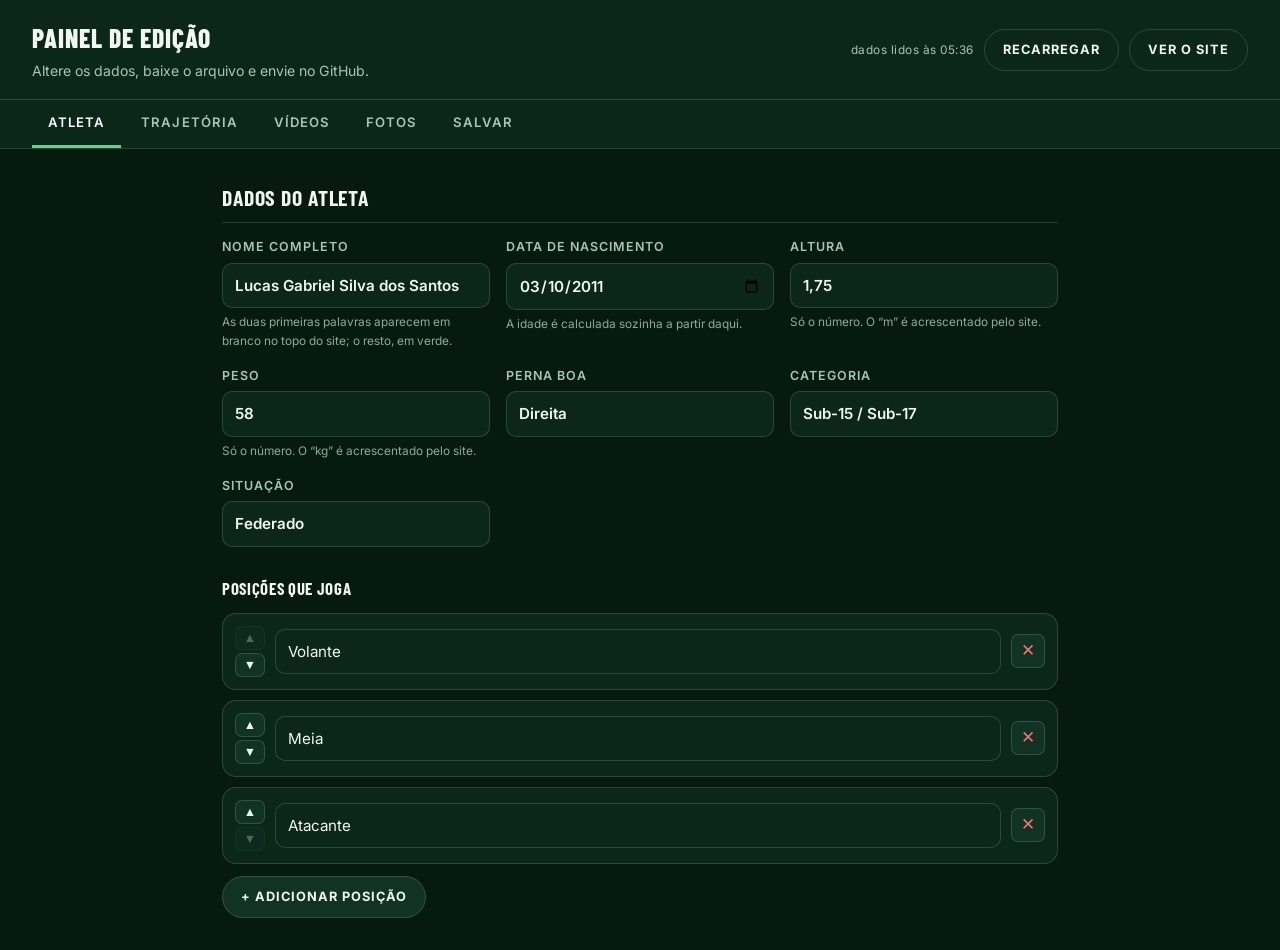
<file: admin.html>
<!DOCTYPE html>
<html lang="pt-BR">
<head>
<meta charset="utf-8">
<meta name="viewport" content="width=device-width, initial-scale=1">
<title>Painel de edição — Portfólio</title>
<meta name="robots" content="noindex">
<link rel="icon" href="midia/logo/Logo.jpeg">
<link rel="preconnect" href="https://fonts.googleapis.com">
<link rel="preconnect" href="https://fonts.gstatic.com" crossorigin>
<link href="https://fonts.googleapis.com/css2?family=Barlow+Condensed:wght@600;700;800&family=Inter:wght@400;500;600;700&display=swap" rel="stylesheet">
<script>
  /* O GitHub Pages guarda os arquivos por 10 minutos no navegador. Carregando
     o CSS e o JS do painel com uma marca de tempo, uma versão nova chega já no
     primeiro acesso, em vez de esperar o cache vencer. */
  window.VERSAO_PAINEL = '?v=' + Date.now();
  document.write('<link rel="stylesheet" href="assets/css/admin.css' + window.VERSAO_PAINEL + '">');
</script>
<noscript><link rel="stylesheet" href="assets/css/admin.css"></noscript>
</head>
<body>

<header class="cabecalho">
  <div class="cabecalho__titulo">
    <h1>Painel de edição</h1>
    <p>Altere os dados, baixe o arquivo e envie no GitHub.</p>
  </div>
  <div class="cabecalho__acoes">
    <span class="carimbo" data-carimbo>carregando…</span>
    <button type="button" class="botao botao--fantasma" data-recarregar>Recarregar</button>
    <a class="botao botao--fantasma" href="index.html">Ver o site</a>
  </div>
</header>

<nav class="abas">
  <button type="button" class="aba is-ativa" data-aba="atleta">Atleta</button>
  <button type="button" class="aba" data-aba="trajetoria">Trajetória</button>
  <button type="button" class="aba" data-aba="videos">Vídeos</button>
  <button type="button" class="aba" data-aba="fotos">Fotos</button>
  <button type="button" class="aba" data-aba="salvar">Salvar</button>
</nav>

<main>

  <!-- ===================== ATLETA ===================== -->
  <section class="painel is-ativo" data-painel="atleta">
    <h2>Dados do atleta</h2>

    <div class="campos">
      <label>Nome completo
        <input type="text" data-campo="nome">
        <small>As duas primeiras palavras aparecem em branco no topo do site; o resto, em verde.</small>
      </label>

      <label>Data de nascimento
        <input type="date" data-campo="nascimento">
        <small>A idade é calculada sozinha a partir daqui.</small>
      </label>

      <label>Altura
        <input type="text" data-campo="altura" placeholder="1,75">
        <small>Só o número. O “m” é acrescentado pelo site.</small>
      </label>

      <label>Peso
        <input type="text" data-campo="peso" placeholder="58">
        <small>Só o número. O “kg” é acrescentado pelo site.</small>
      </label>

      <label>Perna boa
        <input type="text" data-campo="pernaBoa" placeholder="Direita">
      </label>

      <label>Categoria
        <input type="text" data-campo="categoria" placeholder="Sub-15 / Sub-17">
      </label>

      <label>Situação
        <input type="text" data-campo="situacao" placeholder="Federado">
      </label>
    </div>

    <h3>Posições que joga</h3>
    <ul class="itens" data-lista="posicoes"></ul>
    <button type="button" class="botao botao--adicionar" data-adicionar="posicoes">+ Adicionar posição</button>
  </section>

  <!-- ===================== TRAJETÓRIA ===================== -->
  <section class="painel" data-painel="trajetoria">
    <h2>Times que atuou</h2>
    <ul class="itens" data-lista="times"></ul>
    <button type="button" class="botao botao--adicionar" data-adicionar="times">+ Adicionar time</button>

    <h2>Torneios disputados</h2>
    <ul class="itens" data-lista="torneios"></ul>
    <button type="button" class="botao botao--adicionar" data-adicionar="torneios">+ Adicionar torneio</button>

    <h2>Títulos conquistados</h2>
    <ul class="itens" data-lista="titulos"></ul>
    <button type="button" class="botao botao--adicionar" data-adicionar="titulos">+ Adicionar título</button>
  </section>

  <!-- ===================== VÍDEOS ===================== -->
  <section class="painel" data-painel="videos">
    <h2>Vídeos</h2>
    <p class="apoio">
      A ordem daqui é a ordem do carrossel no site. A legenda aparece embaixo do
      vídeo — deixe em branco para o site usar a data do arquivo.
    </p>
    <div class="envio">
      <span>Para acrescentar ou apagar arquivos:</span>
      <a class="botao botao--fantasma" data-link-upload="midia/videos" target="_blank" rel="noopener">Abrir a pasta no GitHub</a>
    </div>
    <ul class="midias" data-midia="videos"></ul>
    <p class="vazio" data-vazio="videos">Nenhum vídeo encontrado.</p>
  </section>

  <!-- ===================== FOTOS ===================== -->
  <section class="painel" data-painel="fotos">
    <h2>Fotos</h2>
    <p class="apoio">
      A ordem daqui é a ordem da galeria. A legenda aparece ao ampliar a foto e
      serve de descrição para leitores de tela.
    </p>
    <div class="envio">
      <span>Para acrescentar ou apagar arquivos:</span>
      <a class="botao botao--fantasma" data-link-upload="midia/fotos" target="_blank" rel="noopener">Abrir a pasta no GitHub</a>
    </div>
    <ul class="midias" data-midia="fotos"></ul>
    <p class="vazio" data-vazio="fotos">Nenhuma foto encontrada.</p>
  </section>

  <!-- ===================== SALVAR ===================== -->
  <section class="painel" data-painel="salvar">
    <h2>Salvar as alterações</h2>

    <ol class="passos">
      <li>
        <strong>Baixe o arquivo com os dados novos.</strong>
        <div class="acoes">
          <button type="button" class="botao botao--destaque" data-baixar>Baixar dados.json</button>
          <button type="button" class="botao" data-copiar>Copiar o conteúdo</button>
        </div>
      </li>
      <li>
        <strong>Envie na pasta <code>assets</code> do repositório</strong>, pelo
        botão <em>Add file → Upload files</em>. O arquivo tem que se chamar
        <code>dados.json</code> — enviar por cima do que já existe substitui o antigo.
        <div class="acoes">
          <a class="botao botao--fantasma" data-link-upload="assets" target="_blank" rel="noopener">Abrir a pasta assets no GitHub</a>
        </div>
      </li>
      <li>
        <strong>Pronto.</strong> Em cerca de um minuto o site está atualizado.
        Se a página não mudar, recarregue com <kbd>Ctrl</kbd>+<kbd>Shift</kbd>+<kbd>R</kbd>.
      </li>
    </ol>

    <h3>Conferência</h3>
    <p class="apoio">É este o conteúdo que será enviado:</p>
    <pre class="previa" data-previa></pre>
  </section>

</main>

<div class="aviso" data-aviso hidden></div>

<script>
  ['assets/media.js', 'assets/js/admin.js'].forEach(function (arquivo) {
    var script = document.createElement('script');
    script.src = arquivo + window.VERSAO_PAINEL;
    script.async = false; // mantém a ordem de execução
    document.body.appendChild(script);
  });
</script>
</body>
</html>
</file>
<file: assets/css/admin.css>
/* ============================================================
   Painel de edição — Portfólio Lucas Gabriel
   ============================================================ */

:root {
  --verde: #16a34a;
  --verde-claro: #4ade80;
  --dourado: #fbbf24;
  --vermelho: #f87171;
  --tinta: #f1f7f3;
  --tinta-suave: #a9c5b6;
  --fundo: #061a10;
  --superficie: #0b271a;
  --superficie-alta: #103324;
  --borda: rgba(255, 255, 255, .14);
  --raio: 14px;
  --titulo: "Barlow Condensed", "Arial Narrow", system-ui, sans-serif;
  --texto: "Inter", system-ui, -apple-system, "Segoe UI", Roboto, sans-serif;
}

* { box-sizing: border-box; }

body {
  margin: 0;
  background: var(--fundo);
  color: var(--tinta);
  font-family: var(--texto);
  font-size: 16px;
  line-height: 1.55;
  -webkit-font-smoothing: antialiased;
}

h1, h2, h3 {
  font-family: var(--titulo);
  letter-spacing: .04em;
  text-transform: uppercase;
  margin: 0;
}

code, kbd {
  font-family: ui-monospace, SFMono-Regular, Menlo, Consolas, monospace;
  font-size: .86em;
  background: rgba(255, 255, 255, .1);
  padding: .1em .4em;
  border-radius: 5px;
}

/* ---------- Cabeçalho e abas ---------- */
.cabecalho {
  display: flex;
  align-items: center;
  justify-content: space-between;
  gap: 16px;
  flex-wrap: wrap;
  padding: 18px clamp(14px, 4vw, 32px);
  background: var(--superficie);
  border-bottom: 1px solid var(--borda);
}
.cabecalho__acoes { display: flex; align-items: center; gap: 10px; flex-wrap: wrap; }
.carimbo { font-size: .74rem; color: var(--tinta-suave); letter-spacing: .04em; }
.cabecalho h1 { font-size: 1.6rem; font-weight: 800; }
.cabecalho p { margin: 2px 0 0; color: var(--tinta-suave); font-size: .88rem; }

.abas {
  display: flex;
  gap: 4px;
  padding: 0 clamp(14px, 4vw, 32px);
  background: var(--superficie);
  border-bottom: 1px solid var(--borda);
  overflow-x: auto;
  scrollbar-width: none;
  position: sticky;
  top: 0;
  z-index: 20;
}
.abas::-webkit-scrollbar { display: none; }
.aba {
  flex: none;
  padding: 12px 16px;
  border: none;
  background: none;
  color: var(--tinta-suave);
  font: inherit;
  font-size: .82rem;
  font-weight: 600;
  letter-spacing: .08em;
  text-transform: uppercase;
  cursor: pointer;
  border-bottom: 3px solid transparent;
  white-space: nowrap;
}
.aba:hover { color: var(--tinta); }
.aba.is-ativa { color: #fff; border-bottom-color: var(--verde-claro); }

/* ---------- Painéis ---------- */
main { max-width: 900px; margin: 0 auto; padding: clamp(18px, 4vw, 32px); }
.painel { display: none; }
.painel.is-ativo { display: block; animation: entra .2s ease; }
@keyframes entra { from { opacity: 0; transform: translateY(6px); } to { opacity: 1; } }

.painel h2 {
  font-size: 1.35rem;
  font-weight: 700;
  margin: 34px 0 14px;
  padding-bottom: 8px;
  border-bottom: 1px solid var(--borda);
}
.painel > h2:first-child { margin-top: 0; }
.painel h3 { font-size: 1.05rem; font-weight: 700; margin: 28px 0 12px; }
.apoio { color: var(--tinta-suave); font-size: .9rem; margin: 0 0 16px; }

/* ---------- Campos ---------- */
.campos { display: grid; grid-template-columns: repeat(auto-fit, minmax(240px, 1fr)); gap: 16px; }
label { display: block; font-size: .78rem; font-weight: 600; letter-spacing: .08em; text-transform: uppercase; color: var(--tinta-suave); }
label small {
  display: block;
  margin-top: 5px;
  font-size: .74rem;
  font-weight: 400;
  letter-spacing: 0;
  text-transform: none;
  color: var(--tinta-suave);
  opacity: .85;
}
input[type="text"], input[type="date"], textarea {
  width: 100%;
  margin-top: 6px;
  padding: 10px 12px;
  border: 1px solid var(--borda);
  border-radius: 10px;
  background: var(--superficie);
  color: var(--tinta);
  font: inherit;
  font-size: .95rem;
}
input:focus, textarea:focus {
  outline: none;
  border-color: var(--verde-claro);
  box-shadow: 0 0 0 3px rgba(74, 222, 128, .18);
}
input::placeholder { color: rgba(255, 255, 255, .3); }

/* ---------- Listas editáveis ---------- */
.itens, .midias { list-style: none; margin: 0; padding: 0; display: grid; gap: 10px; }
.item, .midia {
  display: flex;
  align-items: center;
  gap: 10px;
  padding: 12px;
  background: var(--superficie);
  border: 1px solid var(--borda);
  border-radius: var(--raio);
}
.item__campos { flex: 1; display: grid; gap: 8px; min-width: 0; }
.item input { margin-top: 0; }

.mover { display: flex; flex-direction: column; gap: 3px; }
.mini {
  width: 30px;
  height: 24px;
  padding: 0;
  border: 1px solid var(--borda);
  border-radius: 7px;
  background: var(--superficie-alta);
  color: var(--tinta);
  font-size: .78rem;
  line-height: 1;
  cursor: pointer;
}
.mini:hover:not(:disabled) { background: var(--verde); border-color: transparent; }
.mini:disabled { opacity: .3; cursor: default; }
.mini--remover { width: 34px; height: 34px; font-size: 1.05rem; color: var(--vermelho); }
.mini--remover:hover { background: var(--vermelho); border-color: transparent; color: #2a0808; }

/* ---------- Mídias ---------- */
.midia__capa {
  width: 68px;
  height: 68px;
  flex: none;
  border-radius: 10px;
  object-fit: cover;
  background: #000;
  border: 1px solid var(--borda);
}
.midia__capa--video {
  display: grid;
  place-items: center;
  font-size: 1.6rem;
  background: var(--superficie-alta);
}
.midia__corpo { flex: 1; min-width: 0; }
.midia__arquivo {
  display: block;
  font-size: .74rem;
  color: var(--tinta-suave);
  margin-bottom: 6px;
  overflow: hidden;
  text-overflow: ellipsis;
  white-space: nowrap;
}
.midia__posicao {
  flex: none;
  width: 30px;
  text-align: center;
  font-family: var(--titulo);
  font-size: 1.1rem;
  color: var(--verde-claro);
}

/* ---------- Botões ---------- */
.botao {
  display: inline-block;
  padding: 10px 18px;
  border: 1px solid var(--borda);
  border-radius: 999px;
  background: var(--superficie-alta);
  color: var(--tinta);
  font: inherit;
  font-size: .8rem;
  font-weight: 700;
  letter-spacing: .08em;
  text-transform: uppercase;
  text-decoration: none;
  cursor: pointer;
  transition: background .15s, transform .15s;
}
.botao:hover { background: rgba(255, 255, 255, .16); transform: translateY(-1px); }
.botao--destaque { background: var(--verde); border-color: transparent; color: #03150c; }
.botao--destaque:hover { background: var(--verde-claro); }
.botao--fantasma { background: transparent; }
.botao--adicionar { margin-top: 12px; }

.envio {
  display: flex;
  align-items: center;
  gap: 12px;
  flex-wrap: wrap;
  margin-bottom: 18px;
  padding: 12px 14px;
  border: 1px dashed var(--borda);
  border-radius: var(--raio);
  font-size: .88rem;
  color: var(--tinta-suave);
}

/* ---------- Salvar ---------- */
.passos { margin: 0; padding-left: 22px; display: grid; gap: 20px; }
.passos li { line-height: 1.6; }
.passos strong { display: block; margin-bottom: 4px; }
.acoes { display: flex; gap: 10px; flex-wrap: wrap; margin-top: 10px; }
.previa {
  max-height: 320px;
  overflow: auto;
  padding: 14px;
  background: #03110a;
  border: 1px solid var(--borda);
  border-radius: var(--raio);
  font-size: .78rem;
  line-height: 1.5;
  white-space: pre;
}
.vazio {
  padding: 20px;
  text-align: center;
  color: var(--tinta-suave);
  border: 1px dashed var(--borda);
  border-radius: var(--raio);
}

/* ---------- Aviso flutuante ---------- */
.aviso {
  position: fixed;
  left: 50%;
  bottom: 24px;
  transform: translateX(-50%);
  z-index: 60;
  padding: 12px 22px;
  border-radius: 999px;
  background: var(--verde);
  color: #03150c;
  font-weight: 600;
  font-size: .9rem;
  box-shadow: 0 12px 30px rgba(0, 0, 0, .45);
}
.aviso[hidden] { display: none; }
.aviso--erro { background: var(--vermelho); color: #2a0808; }

@media (max-width: 620px) {
  .item__campos { grid-template-columns: 1fr !important; }
  .midia__capa { width: 54px; height: 54px; }
  .cabecalho { padding-bottom: 14px; }
}
</file>
